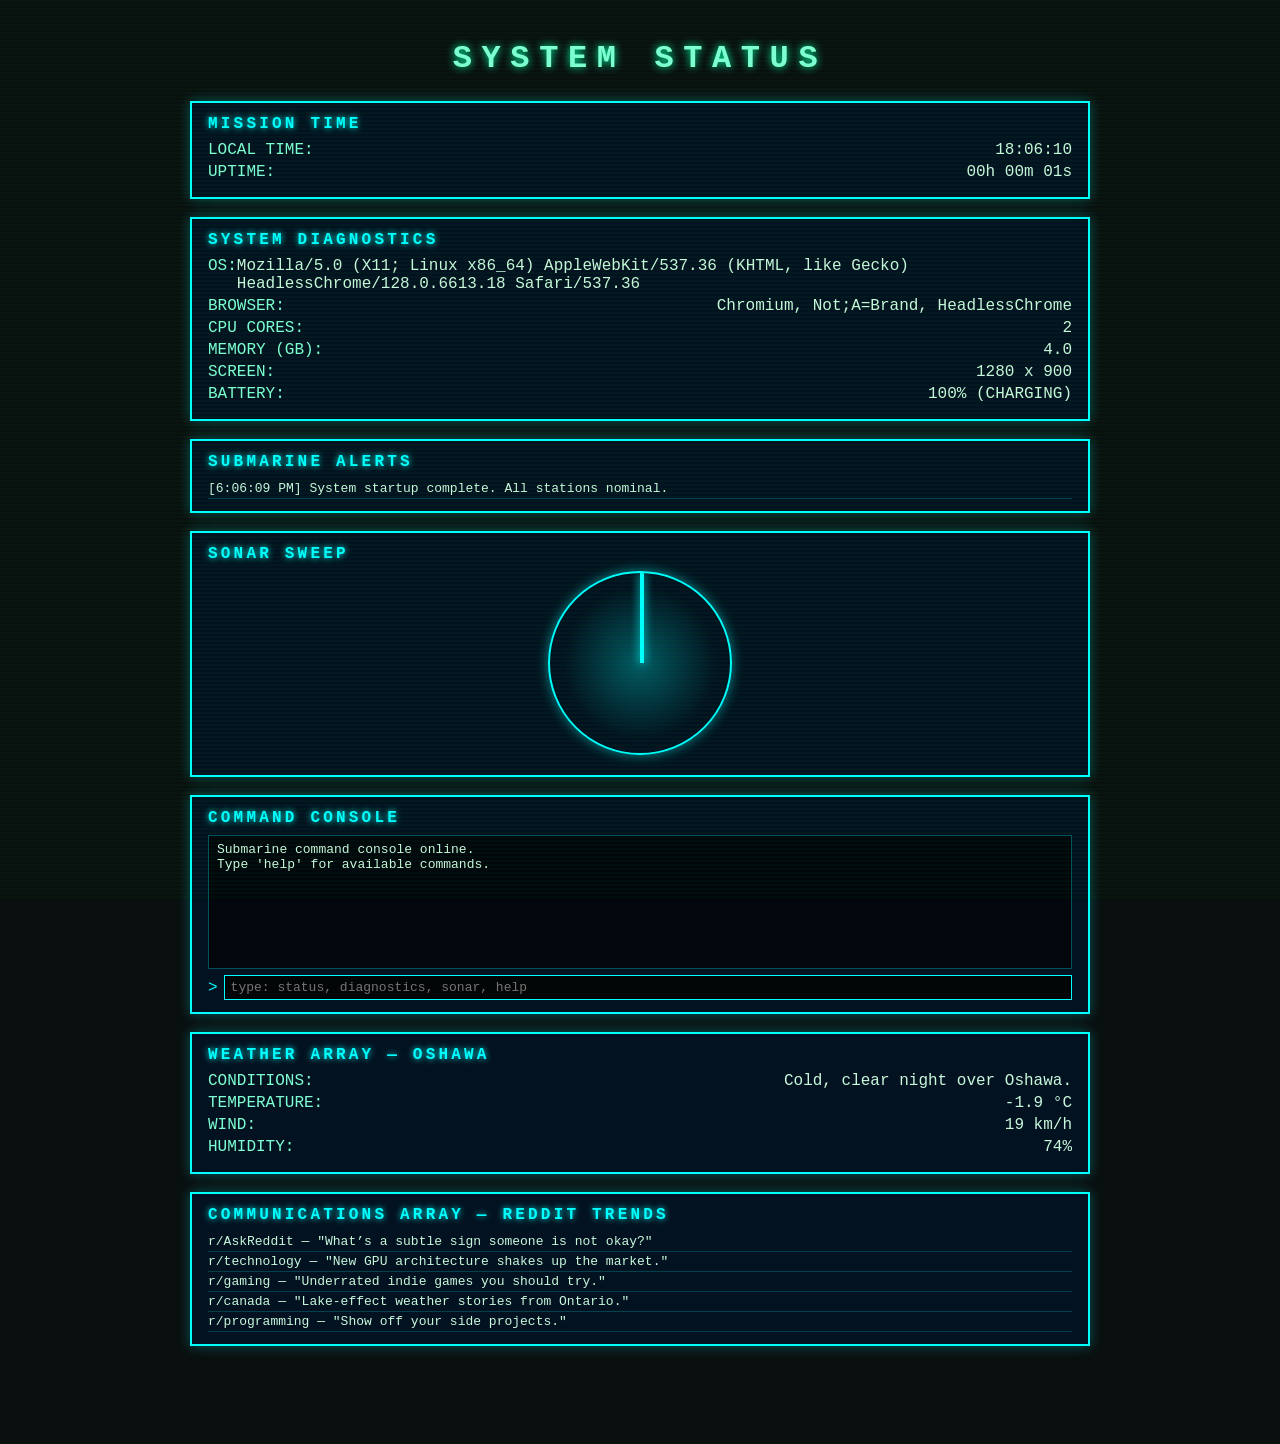
<file: index.html>
<!DOCTYPE html>
<html lang="en">
<head>
  <meta charset="UTF-8">
  <title>Uptime Command Console</title>
  <meta name="viewport" content="width=device-width, initial-scale=1">

  <!-- No-cache to fight stale deploys -->
  <meta http-equiv="Cache-Control" content="no-cache, no-store, must-revalidate" />
  <meta http-equiv="Pragma" content="no-cache" />
  <meta http-equiv="Expires" content="0" />

  <link rel="stylesheet" href="styles.css?v=1">
</head>
<body class="crt">

  <div class="container">
    <h1 class="title">SYSTEM STATUS</h1>

    <!-- Clock + Uptime -->
    <div class="panel">
      <h2>MISSION TIME</h2>
      <div class="row">
        <span class="label">LOCAL TIME:</span>
        <span id="clock"></span>
      </div>
      <div class="row">
        <span class="label">UPTIME:</span>
        <span id="uptime"></span>
      </div>
    </div>

    <!-- System Diagnostics -->
    <div class="panel">
      <h2>SYSTEM DIAGNOSTICS</h2>
      <div class="row"><span class="label">OS:</span><span id="os"></span></div>
      <div class="row"><span class="label">BROWSER:</span><span id="browser"></span></div>
      <div class="row"><span class="label">CPU CORES:</span><span id="cores"></span></div>
      <div class="row"><span class="label">MEMORY (GB):</span><span id="memory"></span></div>
      <div class="row"><span class="label">SCREEN:</span><span id="screen"></span></div>
      <div class="row"><span class="label">BATTERY:</span><span id="battery"></span></div>
    </div>

    <!-- Submarine Alerts -->
    <div class="panel">
      <h2>SUBMARINE ALERTS</h2>
      <ul id="alerts-log" class="log"></ul>
    </div>

    <!-- Sonar Sweep -->
    <div class="panel">
      <h2>SONAR SWEEP</h2>
      <div class="sonar-wrapper">
        <div class="sonar-circle"></div>
        <div class="sonar-ping"></div>
      </div>
    </div>

    <!-- Terminal Commands -->
    <div class="panel">
      <h2>COMMAND CONSOLE</h2>
      <div id="terminal-output" class="terminal-output"></div>
      <div class="terminal-input-row">
        <span class="prompt">></span>
        <input id="terminal-input" type="text" placeholder="type: status, diagnostics, sonar, help" />
      </div>
    </div>

    <!-- Weather Panel (Oshawa) -->
    <div class="panel">
      <h2>WEATHER ARRAY — OSHAWA</h2>
      <div class="row"><span class="label">CONDITIONS:</span><span id="weather-condition"></span></div>
      <div class="row"><span class="label">TEMPERATURE:</span><span id="weather-temp"></span></div>
      <div class="row"><span class="label">WIND:</span><span id="weather-wind"></span></div>
      <div class="row"><span class="label">HUMIDITY:</span><span id="weather-humidity"></span></div>
    </div>

    <!-- Reddit Panel (placeholder for now) -->
    <div class="panel">
      <h2>COMMUNICATIONS ARRAY — REDDIT TRENDS</h2>
      <ul id="reddit-trending" class="log"></ul>
    </div>
  </div>

  <script src="main.js?v=1"></script>
</body>
</html>
</file>
<file: styles.css>
body {
  background: #0a0f0f;
  color: #c8f7dc;
  font-family: "Courier New", monospace;
  margin: 0;
}

.container {
  max-width: 900px;
  margin: 40px auto;
  padding: 0 16px 40px;
}

.title {
  text-align: center;
  font-size: 32px;
  letter-spacing: 0.3em;
  margin-bottom: 24px;
  color: #7fffd4;
  text-shadow: 0 0 8px #00ffaa;
}

.panel {
  border: 2px solid #00ffff;
  background: rgba(0, 20, 40, 0.7);
  padding: 12px 16px;
  margin-bottom: 18px;
  box-shadow: 0 0 12px rgba(0, 255, 255, 0.3);
}

.panel h2 {
  margin: 0 0 8px;
  font-size: 16px;
  letter-spacing: 0.2em;
  color: #00ffff;
  text-shadow: 0 0 6px #00ffff;
}

.row {
  display: flex;
  justify-content: space-between;
  margin: 4px 0;
}

.label {
  color: #7fffd4;
}

.log {
  list-style: none;
  padding: 0;
  margin: 0;
  max-height: 140px;
  overflow-y: auto;
  font-size: 13px;
}

.log li {
  border-bottom: 1px solid rgba(0, 255, 255, 0.2);
  padding: 2px 0;
}

/* CRT effect */
.crt {
  position: relative;
}

.crt::after {
  content: "";
  position: fixed;
  top: 0;
  left: 0;
  width: 100%;
  height: 100%;
  pointer-events: none;
  background: repeating-linear-gradient(
    to bottom,
    rgba(0, 255, 0, 0.03),
    rgba(0, 255, 0, 0.03) 2px,
    transparent 2px,
    transparent 4px
  );
}

/* Sonar */
.sonar-wrapper {
  position: relative;
  width: 180px;
  height: 180px;
  margin: 8px auto;
  border-radius: 50%;
  border: 2px solid #00ffff;
  overflow: hidden;
  box-shadow: 0 0 12px rgba(0, 255, 255, 0.5);
}

.sonar-circle {
  position: absolute;
  width: 100%;
  height: 100%;
  border-radius: 50%;
  background: radial-gradient(circle at center, rgba(0, 255, 255, 0.3), transparent 60%);
}

.sonar-ping {
  position: absolute;
  width: 4px;
  height: 90px;
  background: #00ffff;
  left: 50%;
  top: 0;
  transform-origin: bottom center;
  animation: sonar-rotate 4s linear infinite;
  box-shadow: 0 0 10px #00ffff;
}

@keyframes sonar-rotate {
  from {
    transform: translateX(-50%) rotate(0deg);
  }
  to {
    transform: translateX(-50%) rotate(360deg);
  }
}

/* Terminal */
.terminal-output {
  background: rgba(0, 0, 0, 0.6);
  border: 1px solid rgba(0, 255, 255, 0.3);
  padding: 6px 8px;
  height: 120px;
  overflow-y: auto;
  font-size: 13px;
}

.terminal-input-row {
  display: flex;
  align-items: center;
  margin-top: 6px;
}

.prompt {
  color: #00ffff;
  margin-right: 6px;
}

#terminal-input {
  flex: 1;
  background: #020607;
  border: 1px solid #00ffff;
  color: #c8f7dc;
  padding: 4px 6px;
  font-family: "Courier New", monospace;
  font-size: 13px;
}

#terminal-input:focus {
  outline: none;
  box-shadow: 0 0 6px #00ffff;
}
</file>
